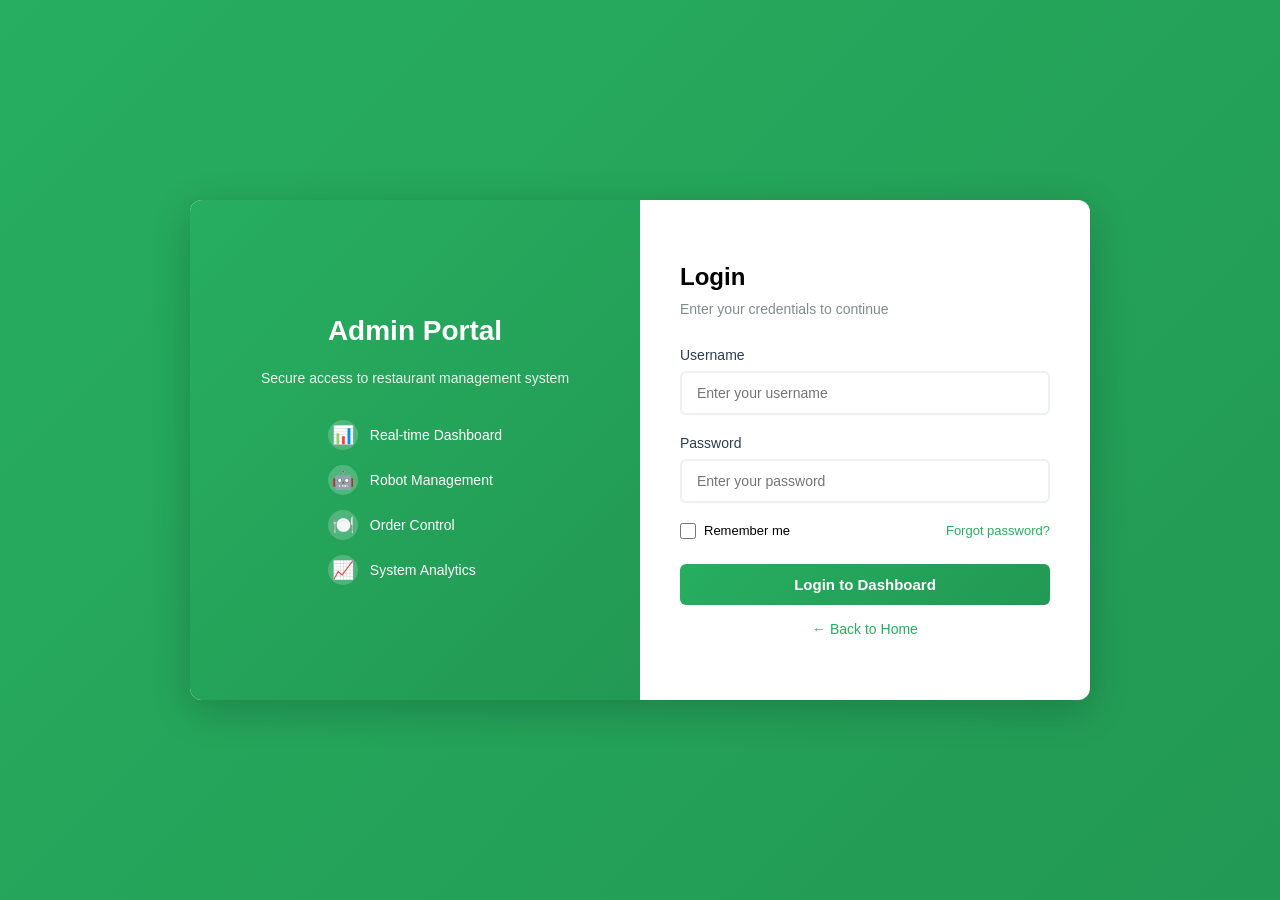
<file: admin-dashboard.html>
<!DOCTYPE html>
<html lang="en">
<head>
    <meta charset="UTF-8">
    <meta name="viewport" content="width=device-width, initial-scale=1.0">
    <title>Admin Dashboard - Restaurant Management</title>
    <link rel="stylesheet" href="css/style.css">
    <style>
        body {
            background: #f5f7fa;
            display: flex;
            margin: 0;
            padding: 0;
        }

        /* Sidebar */
        .sidebar {
            width: 260px;
            background: linear-gradient(180deg, #2c3e50 0%, #34495e 100%);
            color: white;
            padding: 20px;
            min-height: 100vh;
            position: fixed;
            left: 0;
            top: 0;
            overflow-y: auto;
            z-index: 100;
        }

        .sidebar-logo {
            font-size: 24px;
            font-weight: 700;
            margin-bottom: 30px;
            text-align: center;
            padding-bottom: 20px;
            border-bottom: 1px solid rgba(255,255,255,0.1);
        }

        .sidebar-nav {
            display: flex;
            flex-direction: column;
            gap: 8px;
        }

        .nav-item {
            padding: 12px 15px;
            background: rgba(255,255,255,0.05);
            color: white;
            border: none;
            border-left: 3px solid transparent;
            cursor: pointer;
            border-radius: 6px;
            transition: all 0.3s ease;
            text-align: left;
            font-weight: 500;
            font-size: 14px;
        }

        .nav-item:hover {
            background: rgba(255,255,255,0.1);
        }

        .nav-item.active {
            background: #27ae60;
            border-left-color: #f39c12;
            box-shadow: 0 4px 12px rgba(39, 174, 96, 0.3);
        }

        .sidebar-divider {
            height: 1px;
            background: rgba(255,255,255,0.1);
            margin: 20px 0;
        }

        .user-info {
            background: rgba(255,255,255,0.1);
            padding: 15px;
            border-radius: 8px;
            margin-top: auto;
            text-align: center;
            font-size: 13px;
            border-top: 1px solid rgba(255,255,255,0.1);
            margin-top: 30px;
            padding-top: 20px;
        }

        .user-info button {
            background: #c0392b;
            color: white;
            border: none;
            padding: 8px 15px;
            border-radius: 4px;
            cursor: pointer;
            font-weight: 600;
            margin-top: 10px;
            width: 100%;
            font-size: 12px;
        }

        /* Main Content */
        .main-content {
            margin-left: 260px;
            flex: 1;
            padding: 30px;
            overflow-y: auto;
            min-height: 100vh;
        }

        .content-header {
            display: flex;
            justify-content: space-between;
            align-items: center;
            margin-bottom: 30px;
            background: white;
            padding: 20px;
            border-radius: 12px;
            box-shadow: 0 2px 8px rgba(0,0,0,0.05);
        }

        .content-header h1 {
            margin: 0;
            color: #2c3e50;
            font-size: 28px;
        }

        .content-header-subtitle {
            color: #7f8c8d;
            font-size: 14px;
            margin-top: 5px;
        }

        .dashboard-grid {
            display: grid;
            grid-template-columns: repeat(auto-fit, minmax(220px, 1fr));
            gap: 20px;
            margin-bottom: 30px;
        }

        .stat-card {
            background: white;
            padding: 20px;
            border-radius: 12px;
            box-shadow: 0 2px 8px rgba(0,0,0,0.05);
            border-left: 4px solid #27ae60;
        }

        .stat-card.blue {
            border-left-color: #3498db;
        }

        .stat-card.orange {
            border-left-color: #f39c12;
        }

        .stat-card.red {
            border-left-color: #e74c3c;
        }

        .stat-value {
            font-size: 32px;
            font-weight: 700;
            color: #2c3e50;
            margin-bottom: 5px;
        }

        .stat-label {
            font-size: 13px;
            color: #7f8c8d;
            font-weight: 500;
        }

        /* Content Sections */
        .section {
            display: none;
            animation: fadeIn 0.3s ease;
        }

        .section.active {
            display: block;
        }

        @keyframes fadeIn {
            from { opacity: 0; }
            to { opacity: 1; }
        }

        .section-card {
            background: white;
            border-radius: 12px;
            padding: 25px;
            box-shadow: 0 2px 8px rgba(0,0,0,0.05);
            margin-bottom: 25px;
        }

        .section-title {
            font-size: 20px;
            font-weight: 700;
            color: #2c3e50;
            margin-bottom: 20px;
            display: flex;
            align-items: center;
            gap: 10px;
        }

        /* Tables */
        .data-table {
            width: 100%;
            border-collapse: collapse;
            margin-top: 15px;
        }

        .data-table thead {
            background: #f8f9fa;
            border-bottom: 2px solid #ecf0f1;
        }

        .data-table th {
            padding: 12px;
            text-align: left;
            font-weight: 600;
            color: #2c3e50;
            font-size: 13px;
            text-transform: uppercase;
            letter-spacing: 0.5px;
        }

        .data-table td {
            padding: 12px;
            border-bottom: 1px solid #ecf0f1;
            font-size: 14px;
            color: #2c3e50;
        }

        .data-table tbody tr:hover {
            background: #f8f9fa;
        }

        .action-btns {
            display: flex;
            gap: 5px;
        }

        .action-btn {
            padding: 5px 10px;
            border: none;
            border-radius: 4px;
            cursor: pointer;
            font-size: 12px;
            font-weight: 600;
            transition: all 0.3s ease;
        }

        .edit-btn {
            background: #3498db;
            color: white;
        }

        .edit-btn:hover {
            background: #2980b9;
        }

        .delete-btn {
            background: #e74c3c;
            color: white;
        }

        .delete-btn:hover {
            background: #c0392b;
        }

        /* Forms */
        .form-grid {
            display: grid;
            grid-template-columns: repeat(auto-fit, minmax(200px, 1fr));
            gap: 15px;
            margin-bottom: 20px;
        }

        .form-group {
            display: flex;
            flex-direction: column;
        }

        .form-group label {
            font-weight: 600;
            margin-bottom: 8px;
            color: #2c3e50;
            font-size: 14px;
        }

        .form-group input,
        .form-group select,
        .form-group textarea {
            padding: 10px;
            border: 2px solid #ecf0f1;
            border-radius: 6px;
            font-family: inherit;
            font-size: 14px;
        }

        .form-group input:focus,
        .form-group select:focus,
        .form-group textarea:focus {
            outline: none;
            border-color: #27ae60;
            box-shadow: 0 0 0 3px rgba(39, 174, 96, 0.1);
        }

        /* Buttons */
        .btn-success {
            background: #27ae60;
            color: white;
            padding: 10px 20px;
            border: none;
            border-radius: 6px;
            cursor: pointer;
            font-weight: 600;
            transition: all 0.3s ease;
        }

        .btn-success:hover {
            background: #229954;
            transform: translateY(-2px);
            box-shadow: 0 4px 12px rgba(39, 174, 96, 0.3);
        }

        .btn-secondary {
            background: #95a5a6;
            color: white;
            padding: 10px 20px;
            border: none;
            border-radius: 6px;
            cursor: pointer;
            font-weight: 600;
        }

        .btn-secondary:hover {
            background: #7f8c8d;
        }

        /* Status Badge */
        .badge {
            display: inline-block;
            padding: 4px 10px;
            border-radius: 20px;
            font-size: 12px;
            font-weight: 600;
        }

        .badge-success {
            background: #d5f4e6;
            color: #27ae60;
        }

        .badge-warning {
            background: #ffeaa7;
            color: #f39c12;
        }

        .badge-danger {
            background: #fadbd8;
            color: #e74c3c;
        }

        .badge-info {
            background: #d6eaf8;
            color: #3498db;
        }

        /* Modal */
        .modal-overlay {
            display: none;
            position: fixed;
            top: 0;
            left: 0;
            right: 0;
            bottom: 0;
            background: rgba(0,0,0,0.5);
            z-index: 200;
            align-items: center;
            justify-content: center;
        }

        .modal-overlay.active {
            display: flex;
        }

        .modal-dialog {
            background: white;
            border-radius: 12px;
            max-width: 500px;
            width: 90%;
            max-height: 90vh;
            overflow-y: auto;
            box-shadow: 0 20px 60px rgba(0,0,0,0.3);
        }

        .modal-header {
            padding: 20px;
            border-bottom: 1px solid #ecf0f1;
            display: flex;
            justify-content: space-between;
            align-items: center;
        }

        .modal-header h2 {
            margin: 0;
            color: #2c3e50;
        }

        .modal-close {
            background: none;
            border: none;
            font-size: 24px;
            cursor: pointer;
            color: #7f8c8d;
        }

        .modal-body {
            padding: 20px;
        }

        .modal-footer {
            padding: 20px;
            border-top: 1px solid #ecf0f1;
            display: flex;
            justify-content: flex-end;
            gap: 10px;
        }

        /* Responsive */
        @media (max-width: 768px) {
            .sidebar {
                width: 100%;
                height: auto;
                position: relative;
                min-height: auto;
                padding: 15px;
            }

            .main-content {
                margin-left: 0;
                padding: 15px;
            }

            .content-header {
                flex-direction: column;
                align-items: flex-start;
            }

            .dashboard-grid {
                grid-template-columns: repeat(2, 1fr);
            }

            .data-table {
                font-size: 12px;
            }

            .form-grid {
                grid-template-columns: 1fr;
            }
        }

        .log-entry {
            padding: 12px;
            border-left: 3px solid #ecf0f1;
            margin-bottom: 10px;
            background: #f8f9fa;
            border-radius: 4px;
        }

        .log-entry.success {
            border-left-color: #27ae60;
        }

        .log-entry.warning {
            border-left-color: #f39c12;
        }

        .log-entry.error {
            border-left-color: #e74c3c;
        }

        .log-time {
            font-size: 12px;
            color: #7f8c8d;
            font-weight: 600;
        }

        .log-message {
            margin-top: 5px;
            color: #2c3e50;
        }

        /* Robot Animation Styles */
        @keyframes bounce {
            0%, 100% {
                transform: translateY(0);
            }
            50% {
                transform: translateY(-10px);
            }
        }

        @keyframes slide {
            0% {
                transform: translateX(-40%);
            }
            50% {
                transform: translateX(0);
            }
            100% {
                transform: translateX(40%);
            }
        }

        @keyframes pulse {
            0%, 100% {
                opacity: 1;
            }
            50% {
                opacity: 0.6;
            }
        }

        @keyframes spin {
            0% {
                transform: rotate(0deg);
            }
            100% {
                transform: rotate(360deg);
            }
        }

        .menu-card {
            background: white;
            border-radius: 12px;
            overflow: hidden;
            box-shadow: 0 2px 8px rgba(0,0,0,0.1);
            transition: all 0.3s ease;
            display: flex;
            flex-direction: column;
        }

        .menu-card:hover {
            transform: translateY(-8px);
            box-shadow: 0 8px 20px rgba(0,0,0,0.15);
        }

        .menu-image {
            width: 100%;
            height: 200px;
            background: #f0f0f0;
            overflow: hidden;
            position: relative;
        }

        .menu-image img {
            width: 100%;
            height: 100%;
            object-fit: cover;
        }

        .menu-image.no-image {
            display: flex;
            align-items: center;
            justify-content: center;
            font-size: 60px;
            background: linear-gradient(135deg, #f5f7fa, #ecf0f1);
            color: #bdc3c7;
        }

        .menu-content {
            padding: 15px;
            flex-grow: 1;
            display: flex;
            flex-direction: column;
        }

        .menu-name {
            font-weight: bold;
            color: #2c3e50;
            font-size: 16px;
            margin-bottom: 5px;
        }

        .menu-category {
            font-size: 12px;
            color: #7f8c8d;
            background: #ecf0f1;
            display: inline-block;
            padding: 3px 8px;
            border-radius: 12px;
            margin-bottom: 10px;
            width: fit-content;
        }

        .menu-desc {
            font-size: 13px;
            color: #555;
            margin-bottom: 10px;
            flex-grow: 1;
        }

        .menu-price {
            font-size: 18px;
            font-weight: bold;
            color: #27ae60;
            margin-bottom: 10px;
        }

        .menu-actions {
            display: flex;
            gap: 8px;
        }

        .menu-actions button {
            flex: 1;
            padding: 8px;
            border: none;
            border-radius: 6px;
            cursor: pointer;
            font-weight: 600;
            font-size: 12px;
            transition: all 0.3s ease;
        }

        .action-btn.delete-btn {
            background: #e74c3c;
            color: white;
        }

        .action-btn.delete-btn:hover {
            background: #c0392b;
        }

        .btn-danger {
            background: #e74c3c;
            color: white;
            padding: 10px 20px;
            border: none;
            border-radius: 6px;
            cursor: pointer;
            font-weight: 600;
            transition: all 0.3s ease;
        }

        .btn-danger:hover {
            background: #c0392b;
            transform: translateY(-2px);
            box-shadow: 0 4px 12px rgba(231, 76, 60, 0.3);
        }
    </style>
</head>
<body>
    <!-- Sidebar -->
    <div class="sidebar">
        <div class="sidebar-logo">🍽️ Admin</div>
        <div class="sidebar-nav">
            <button class="nav-item active" onclick="showSection('dashboard')">📊 Dashboard</button>
            <button class="nav-item" onclick="showSection('orders')">📦 Orders</button>
            <button class="nav-item" onclick="showSection('robots')">🤖 Robots</button>
            <button class="nav-item" onclick="showSection('tables')">🪑 Tables</button>
            <button class="nav-item" onclick="showSection('menu')">🍴 Menu</button>
            <button class="nav-item" onclick="showSection('reviews')">⭐ Reviews</button>
            <button class="nav-item" onclick="showSection('system')">⚙️ System</button>
        </div>
        <div class="sidebar-divider"></div>
        <div class="user-info">
            <div>👤 Admin User</div>
            <div style="font-size: 12px; margin-top: 8px;">Logged In</div>
            <button onclick="logout()">Logout</button>
        </div>
    </div>

    <!-- Main Content -->
    <div class="main-content">
        <!-- Dashboard Section -->
        <div id="dashboard" class="section active">
            <div class="content-header">
                <div>
                    <h1>Dashboard</h1>
                    <div class="content-header-subtitle">Real-time system overview</div>
                </div>
            </div>

            <div class="dashboard-grid">
                <div class="stat-card">
                    <div class="stat-value" id="activeOrdersCount">0</div>
                    <div class="stat-label">📦 Active Orders</div>
                </div>
                <div class="stat-card blue">
                    <div class="stat-value" id="activeRobotsCount">0</div>
                    <div class="stat-label">🤖 Active Robots</div>
                </div>
                <div class="stat-card orange">
                    <div class="stat-value" id="totalTablesCount">0</div>
                    <div class="stat-label">🪑 Tables</div>
                </div>
                <div class="stat-card red">
                    <div class="stat-value" id="totalRevenueCount">KES 0</div>
                    <div class="stat-label">💰 Total Revenue</div>
                </div>
            </div>

            <!-- Robot Live Simulation -->
            <div class="section-card">
                <div class="section-title">🤖 Live Robot Monitoring</div>
                <div id="robotsMonitoringContainer" style="display: grid; grid-template-columns: repeat(auto-fit, minmax(250px, 1fr)); gap: 20px; margin-bottom: 20px;">
                    <!-- Robots loaded dynamically -->
                    <p style="text-align: center; color: #7f8c8d; grid-column: 1 / -1;">Loading robots...</p>
                </div>
            </div>

            <div class="section-card">
                <div class="section-title">📊 Recent Orders</div>
                <table class="data-table">
                    <thead>
                        <tr>
                            <th>Order #</th>
                            <th>Table</th>
                            <th>Items</th>
                            <th>Status</th>
                            <th>Total</th>
                            <th>Time</th>
                        </tr>
                    </thead>
                    <tbody id="recentOrdersBody">
                        <tr>
                            <td colspan="6" style="text-align: center; color: #7f8c8d;">Loading...</td>
                        </tr>
                    </tbody>
                </table>
            </div>
        </div>

        <!-- Orders Section -->
        <div id="orders" class="section">
            <div class="content-header">
                <div>
                    <h1>Orders Management</h1>
                    <div class="content-header-subtitle">View and manage all orders</div>
                </div>
            </div>

            <div class="section-card">
                <div class="section-title">📦 All Orders</div>
                <div style="margin-bottom: 15px;">
                    <label>Filter by Status:</label>
                    <select id="orderStatusFilter" style="padding: 8px; margin-left: 10px;">
                        <option value="">All Statuses</option>
                        <option value="Pending">Pending</option>
                        <option value="Cooking">Cooking</option>
                        <option value="Ready">Ready</option>
                        <option value="Delivering">Delivering</option>
                        <option value="Delivered">Delivered</option>
                    </select>
                </div>
                <table class="data-table">
                    <thead>
                        <tr>
                            <th>Order #</th>
                            <th>Table</th>
                            <th>Customer</th>
                            <th>Status</th>
                            <th>Total</th>
                            <th>Robot</th>
                            <th>Actions</th>
                        </tr>
                    </thead>
                    <tbody id="ordersBody">
                        <tr>
                            <td colspan="7" style="text-align: center; color: #7f8c8d;">Loading...</td>
                        </tr>
                    </tbody>
                </table>
            </div>
        </div>

        <!-- Robots Section -->
        <div id="robots" class="section">
            <div class="content-header">
                <div>
                    <h1>Robot Management</h1>
                    <div class="content-header-subtitle">Manage robot fleet and assignments</div>
                </div>
            </div>

            <div class="section-card">
                <div class="section-title">➕ Add New Robot</div>
                <div class="form-grid">
                    <div class="form-group">
                        <label>Robot ID:</label>
                        <input type="text" id="robotId" placeholder="e.g., ROBOT-005">
                    </div>
                </div>
                <button class="btn-success" onclick="addRobot()">Add Robot</button>
            </div>

            <div class="section-card">
                <div class="section-title">🤖 Robot Fleet</div>
                <table class="data-table">
                    <thead>
                        <tr>
                            <th>Robot ID</th>
                            <th>Status</th>
                            <th>Battery</th>
                            <th>Current Task</th>
                            <th>Actions</th>
                        </tr>
                    </thead>
                    <tbody id="robotsBody">
                        <tr>
                            <td colspan="5" style="text-align: center; color: #7f8c8d;">Loading...</td>
                        </tr>
                    </tbody>
                </table>
            </div>
        </div>

        <!-- Tables Section -->
        <div id="tables" class="section">
            <div class="content-header">
                <div>
                    <h1>Table Monitors</h1>
                    <div class="content-header-subtitle">Manage dining table kiosks</div>
                </div>
            </div>

            <div class="section-card">
                <div class="section-title">➕ Add Table Monitor</div>
                <div class="form-grid">
                    <div class="form-group">
                        <label>Table ID:</label>
                        <input type="text" id="tableId" placeholder="e.g., T007">
                    </div>
                    <div class="form-group">
                        <label>Location:</label>
                        <input type="text" id="tableLocation" placeholder="e.g., Near Window">
                    </div>
                </div>
                <button class="btn-success" onclick="addTable()">Add Table</button>
            </div>

            <div class="section-card">
                <div class="section-title">🪑 Tables List</div>
                <table class="data-table">
                    <thead>
                        <tr>
                            <th>Table ID</th>
                            <th>Location</th>
                            <th>Status</th>
                            <th>Actions</th>
                        </tr>
                    </thead>
                    <tbody id="tablesBody">
                        <tr>
                            <td colspan="4" style="text-align: center; color: #7f8c8d;">Loading...</td>
                        </tr>
                    </tbody>
                </table>
            </div>
        </div>

        <!-- Menu Section -->
        <div id="menu" class="section">
            <div class="content-header">
                <div>
                    <h1>Menu Management</h1>
                    <div class="content-header-subtitle">Add and manage menu items</div>
                </div>
            </div>

            <div class="section-card">
                <div class="section-title">➕ Add Menu Item</div>
                <div class="form-grid">
                    <div class="form-group">
                        <label>Item Name:</label>
                        <input type="text" id="menuName" placeholder="e.g., Nyama Choma">
                    </div>
                    <div class="form-group">
                        <label>Category:</label>
                        <select id="menuCategory">
                            <option value="Appetizers">Appetizers</option>
                            <option value="Mains">Mains</option>
                            <option value="Sides">Sides</option>
                            <option value="Beverages">Beverages</option>
                            <option value="Desserts">Desserts</option>
                        </select>
                    </div>
                    <div class="form-group">
                        <label>Price (KES):</label>
                        <input type="number" id="menuPrice" placeholder="e.g., 500">
                    </div>
                    <div class="form-group">
                        <label>Description:</label>
                        <input type="text" id="menuDesc" placeholder="Brief description">
                    </div>
                    <div class="form-group">
                        <label>Meal Picture:</label>
                        <input type="file" id="menuImage" accept="image/*" placeholder="Upload meal image">
                        <div id="imagePreview" style="margin-top: 10px;"></div>
                    </div>
                </div>
                <button class="btn-success" onclick="addMenuItem()">Add Item</button>
            </div>

            <div class="section-card">
                <div class="section-title">🍴 Menu Items</div>
                <div style="display: grid; grid-template-columns: repeat(auto-fill, minmax(280px, 1fr)); gap: 20px;" id="menuGrid">
                    <div style="grid-column: 1 / -1; text-align: center; color: #7f8c8d; padding: 40px;">Loading menu items...</div>
                </div>
            </div>
        </div>

        <!-- Reviews Section -->
        <div id="reviews" class="section">
            <div class="content-header">
                <div>
                    <h1>Customer Reviews</h1>
                    <div class="content-header-subtitle">View customer feedback and ratings</div>
                </div>
            </div>

            <div class="section-card">
                <div class="section-title">⭐ Recent Reviews</div>
                <div id="reviewsContainer">
                    <p style="text-align: center; color: #7f8c8d;">Loading reviews...</p>
                </div>
            </div>
        </div>

        <!-- System Section -->
        <div id="system" class="section">
            <div class="content-header">
                <div>
                    <h1>System Monitor</h1>
                    <div class="content-header-subtitle">System health and activity logs</div>
                </div>
                <button class="btn-success" onclick="checkSystemHealth()">🔄 Check Health</button>
            </div>

            <div class="section-card">
                <div class="section-title">📊 System Health</div>
                <div id="healthStatus">
                    <p style="text-align: center; color: #7f8c8d;">Loading...</p>
                </div>
            </div>

            <div class="section-card">
                <div class="section-title">📋 Activity Logs</div>
                <div style="margin-bottom: 15px;">
                    <label>Filter by Type:</label>
                    <select id="logTypeFilter" style="padding: 8px; margin-left: 10px;">
                        <option value="">All Types</option>
                        <option value="order">Orders</option>
                        <option value="robot">Robots</option>
                        <option value="menu">Menu</option>
                        <option value="payment">Payments</option>
                    </select>
                </div>
                <div id="logsContainer" style="max-height: 500px; overflow-y: auto;">
                    <p style="text-align: center; color: #7f8c8d;">Loading logs...</p>
                </div>
            </div>
        </div>
    </div>

    <script src="js/main.js"></script>
    <script>
        // Real-time update intervals
        let dashboardRefreshInterval;
        let ordersRefreshInterval;
        let robotsRefreshInterval;
        let systemHealthRefreshInterval;
        
        // Check authentication on load
        window.addEventListener('load', function() {
            if (!sessionStorage.getItem('admin_session_token')) {
                window.location.href = 'login.html';
                return;
            }
            
            loadDashboardData();
            loadOrders();
            loadRobots();
            loadTables();
            loadMenu();
            loadReviews();
            loadSystemInfo();
            
            // Real-time updates for dashboard (every 2 seconds)
            dashboardRefreshInterval = setInterval(() => {
                loadDashboardData();
            }, 2000);
            
            // Real-time updates for orders (every 3 seconds)
            ordersRefreshInterval = setInterval(() => {
                loadOrders();
            }, 3000);
            
            // Real-time updates for robots (every 3 seconds)
            robotsRefreshInterval = setInterval(() => {
                loadRobots();
            }, 3000);
            
            // Real-time updates for system health (every 5 seconds)
            systemHealthRefreshInterval = setInterval(() => {
                loadSystemInfo();
            }, 5000);
        });

        function showSection(sectionId) {
            document.querySelectorAll('.section').forEach(s => s.classList.remove('active'));
            document.getElementById(sectionId).classList.add('active');
            
            document.querySelectorAll('.nav-item').forEach(item => item.classList.remove('active'));
            event.target.classList.add('active');

            // Reload data for the section
            if (sectionId === 'dashboard') loadDashboardData();
            else if (sectionId === 'orders') loadOrders();
            else if (sectionId === 'robots') loadRobots();
            else if (sectionId === 'tables') loadTables();
            else if (sectionId === 'menu') loadMenu();
            else if (sectionId === 'reviews') loadReviews();
            else if (sectionId === 'system') loadSystemInfo();
        }

        async function loadDashboardData() {
            const result = await apiCall('system.php?action=get_dashboard_summary');
            if (result.success) {
                document.getElementById('activeOrdersCount').textContent = result.active_orders || 0;
                document.getElementById('activeRobotsCount').textContent = result.active_robots || 0;
                document.getElementById('totalTablesCount').textContent = result.total_tables || 0;
                document.getElementById('totalRevenueCount').textContent = formatCurrency(result.total_revenue || 0);
                
                if (result.recent_orders) {
                    let html = '';
                    result.recent_orders.slice(0, 5).forEach(order => {
                        html += `
                            <tr>
                                <td>#${order.order_number}</td>
                                <td>${order.table_id}</td>
                                <td>${order.item_count || 1} items</td>
                                <td><span class="badge badge-info">${order.status}</span></td>
                                <td>${formatCurrency(order.total_amount)}</td>
                                <td style="font-size: 12px;">${new Date(order.created_at).toLocaleTimeString()}</td>
                            </tr>
                        `;
                    });
                    document.getElementById('recentOrdersBody').innerHTML = html;
                }
            }
        }

        async function loadOrders() {
            const result = await apiCall('orders.php?action=get_orders');
            if (result.success && result.orders) {
                let html = '';
                result.orders.forEach(order => {
                    // Get customer name from order data
                    let customerInfo = 'N/A';
                    if (order.customer_id) {
                        // Try to get customer name from the order data if available
                        customerInfo = order.customer_name || order.customer_phone || 'Customer #' + order.customer_id;
                    }
                    
                    // Get assigned robot name
                    const robotName = order.assigned_robot || '-';
                    
                    html += `
                        <tr>
                            <td>#${order.order_number}</td>
                            <td>${order.table_id}</td>
                            <td>${customerInfo}</td>
                            <td><span class="badge badge-info">${order.status}</span></td>
                            <td>${formatCurrency(order.total_amount)}</td>
                            <td>${robotName}</td>
                            <td>
                                <button class="action-btn delete-btn" onclick="deleteOrder(${order.id})">Delete</button>
                            </td>
                        </tr>
                    `;
                });
                document.getElementById('ordersBody').innerHTML = html;
            }
        }

        async function loadRobots() {
            const result = await apiCall('robots.php?action=get_robots_with_assignments');
            if (result.success && result.robots) {
                // Update robot monitoring display
                updateRobotMonitoring(result.robots);
                
                // Update robot fleet table
                let html = '';
                result.robots.forEach(robot => {
                    const statusEmoji = {
                        'Idle': '😴',
                        'Moving': '🚀',
                        'Delivering': '🎯',
                        'Charging': '🔋',
                        'Out of Service': '⚠️'
                    }[robot.status] || '🤖';
                    
                    const statusColor = {
                        'Idle': 'success',
                        'Moving': 'info',
                        'Delivering': 'warning',
                        'Charging': 'warning',
                        'Out of Service': 'danger'
                    }[robot.status] || 'secondary';

                    const powerStatus = robot.is_powered ? 'ON' : 'OFF';
                    const powerButtonColor = robot.is_powered ? '#27ae60' : '#95a5a6';
                    const powerButtonText = robot.is_powered ? '⚡ ON' : '⭕ OFF';
                    
                    // Show assignment info
                    let assignmentInfo = '';
                    if (robot.current_task && robot.order_number) {
                        assignmentInfo = `<span style="background: #e8f8f5; color: #27ae60; padding: 6px 12px; border-radius: 6px; font-weight: 600; font-size: 12px;">📦 Order #${robot.order_number}</span>`;
                        if (robot.order_status) {
                            assignmentInfo += `<br><small style="color: #7f8c8d;">Status: ${robot.order_status}</small>`;
                        }
                        if (robot.table_id) {
                            assignmentInfo += `<br><small style="color: #7f8c8d;">Table: ${robot.table_id}</small>`;
                        }
                    } else {
                        assignmentInfo = '<span style="color: #7f8c8d;">🔄 Available</span>';
                    }
                    
                    html += `
                        <tr style="border-left: 4px solid ${powerButtonColor};">
                            <td style="font-weight: 600; font-size: 16px;">🤖 ${robot.robot_id}</td>
                            <td><span class="badge badge-${statusColor}" style="font-size: 13px;">${statusEmoji} ${robot.status}</span></td>
                            <td>
                                <div style="display: flex; align-items: center; gap: 5px;">
                                    <div style="width: 100px; height: 8px; background: #ecf0f1; border-radius: 4px; overflow: hidden;">
                                        <div style="width: ${robot.battery_level}%; height: 100%; background: ${robot.battery_level > 50 ? '#27ae60' : robot.battery_level > 20 ? '#f39c12' : '#e74c3c'}; transition: width 0.3s;"></div>
                                    </div>
                                    <span style="font-weight: 600;">${robot.battery_level}%</span>
                                </div>
                            </td>
                            <td>${assignmentInfo}</td>
                            <td>
                                <button class="power-btn" id="power-${robot.id}" onclick="toggleRobotPower(${robot.id}, ${!robot.is_powered})" style="background: ${powerButtonColor}; color: white; padding: 6px 12px; border: none; border-radius: 6px; cursor: pointer; font-weight: 600; font-size: 12px; transition: all 0.3s ease; margin-right: 5px;">${powerButtonText}</button>
                                <button class="action-btn delete-btn" onclick="deleteRobot(${robot.id})" style="font-size: 12px;">Delete</button>
                            </td>
                        </tr>
                    `;
                });
                document.getElementById('robotsBody').innerHTML = html;
            }
        }

        // Update robot monitoring display dynamically
        function updateRobotMonitoring(robots) {
            const container = document.getElementById('robotsMonitoringContainer');
            if (!container) return;

            let html = '';
            robots.forEach(robot => {
                // Determine status emoji and colors
                let statusEmoji = '😴';
                let statusText = 'Idle';
                let statusColor = '#27ae60';
                let isAnimated = false;
                let animationClass = '';

                if (robot.status === 'Delivering') {
                    statusEmoji = '🎯';
                    statusText = 'Delivering';
                    statusColor = '#f39c12';
                    isAnimated = true;
                    animationClass = 'robot-moving';
                } else if (robot.status === 'Moving') {
                    statusEmoji = '🚀';
                    statusText = 'Moving';
                    statusColor = '#3498db';
                    isAnimated = true;
                    animationClass = 'robot-moving';
                } else if (robot.status === 'Charging') {
                    statusEmoji = '🔋';
                    statusText = 'Charging';
                    statusColor = '#e74c3c';
                } else if (robot.status === 'Out of Service') {
                    statusEmoji = '⚠️';
                    statusText = 'Out of Service';
                    statusColor = '#95a5a6';
                }

                // Get assignment info
                const hasAssignment = robot.current_task && robot.order_number;
                const assignmentText = hasAssignment ? `Order #${robot.order_number}` : 'Available';
                const assignmentTable = hasAssignment && robot.table_id ? `Table ${robot.table_id}` : '';

                const borderColor = statusColor;

                html += `
                    <div style="background: #f8f9fa; padding: 20px; border-radius: 12px; border: 2px solid ${borderColor}; text-align: center;">
                        <div style="font-size: 60px; margin: 10px 0; ${isAnimated ? `animation: slide 3s infinite;` : ''}">${statusEmoji}</div>
                        <div style="font-weight: bold; margin-bottom: 10px;">${robot.robot_id}</div>
                        <div style="color: ${statusColor}; font-weight: bold; margin-bottom: 10px;">
                            ${statusEmoji === '😴' ? '✓' : statusEmoji === '🎯' ? '⟳' : statusEmoji === '🚀' ? '→' : statusEmoji === '🔋' ? '' : '⚠️'} ${statusText}
                        </div>
                        <div style="font-size: 12px; color: #555; margin-bottom: 10px;">
                            ${hasAssignment ? assignmentText : 'Idle - Ready for orders'}
                            ${assignmentTable ? `<br>${assignmentTable}` : ''}
                        </div>
                        <div style="width: 100%; height: 8px; background: #ddd; border-radius: 4px; overflow: hidden; margin-bottom: 10px;">
                            <div style="width: ${robot.battery_level}%; height: 100%; background: linear-gradient(90deg, ${statusColor === '#e74c3c' ? '#c0392b' : statusColor === '#f39c12' ? '#f1c40f' : '#2ecc71'}, ${statusColor}); transition: width 0.5s; border-radius: 4px;"></div>
                        </div>
                        <div style="font-size: 11px; color: #7f8c8d;">Battery: <strong>${robot.battery_level}%</strong></div>
                    </div>
                `;
            });

            container.innerHTML = html;
        }

        async function loadTables() {
            const result = await apiCall('tables.php?action=get_tables');
            if (result.success && result.tables) {
                let html = '';
                result.tables.forEach(table => {
                    html += `
                        <tr>
                            <td>${table.table_id}</td>
                            <td>${table.location_name}</td>
                            <td><span class="badge badge-success">${table.status}</span></td>
                            <td>
                                <button class="action-btn delete-btn" onclick="deleteTable(${table.table_id})">Delete</button>
                            </td>
                        </tr>
                    `;
                });
                document.getElementById('tablesBody').innerHTML = html;
            }
        }

        async function loadMenu() {
            const result = await apiCall('menu.php?action=get_menu');
            if (result.success && result.menu) {
                let html = '';
                result.menu.forEach(item => {
                    const imageUrl = item.image_url ? `assets/meals/${item.image_url}` : '';
                    html += `
                        <div class="menu-card">
                            <div class="menu-image ${imageUrl ? '' : 'no-image'}">
                                ${imageUrl ? `<img src="${imageUrl}" alt="${item.name}" onerror="this.parentElement.innerHTML='🍴'">` : '🍴'}
                            </div>
                            <div class="menu-content">
                                <div class="menu-name">${item.name}</div>
                                <div class="menu-category">${item.category}</div>
                                <div class="menu-desc">${item.description || 'Delicious meal'}</div>
                                <div class="menu-price">KES ${item.price}</div>
                                <div class="menu-actions">
                                    <button class="action-btn delete-btn" onclick="deleteMenuItem(${item.id})">🗑️ Delete</button>
                                </div>
                            </div>
                        </div>
                    `;
                });
                document.getElementById('menuGrid').innerHTML = html || '<div style="grid-column: 1 / -1; text-align: center; color: #7f8c8d; padding: 40px;">No menu items yet</div>';
            }
        }

        async function loadReviews() {
            const result = await apiCall('reviews.php?action=get_reviews');
            if (result.success && result.reviews) {
                let html = '';
                result.reviews.forEach(review => {
                    html += `
                        <div style="background: #f8f9fa; padding: 15px; border-radius: 8px; margin-bottom: 15px;">
                            <div style="display: flex; justify-content: space-between; align-items: center; margin-bottom: 10px;">
                                <div>
                                    <strong>Order #${review.order_id}</strong>
                                    <div style="color: #f39c12; font-size: 16px;">
                                        ${'⭐'.repeat(review.rating)}
                                    </div>
                                </div>
                                <div style="font-size: 12px; color: #7f8c8d;">Just now</div>
                            </div>
                            <div style="color: #2c3e50; margin-bottom: 10px;">"${review.comment}"</div>
                        </div>
                    `;
                });
                document.getElementById('reviewsContainer').innerHTML = html || '<p style="text-align: center; color: #7f8c8d;">No reviews yet</p>';
            }
        }

        async function loadSystemInfo() {
            const result = await apiCall('system.php?action=get_system_health');
            if (result.success) {
                // Overall health status
                const overallStatus = result.overall_status || 'Healthy';
                const statusColor = result.status_color || '#27ae60';
                const statusEmoji = {
                    'Healthy': '🟢',
                    'Warning': '🟡',
                    'Critical': '🔴'
                }[overallStatus] || '🟢';
                
                let html = `
                    <div style="display: grid; grid-template-columns: repeat(auto-fit, minmax(280px, 1fr)); gap: 20px; margin-bottom: 30px;">
                        
                        <!-- Overall Health Status -->
                        <div style="background: linear-gradient(135deg, ${statusColor} 0%, ${statusColor}dd 100%); color: white; padding: 20px; border-radius: 12px; box-shadow: 0 4px 15px rgba(0,0,0,0.1);">
                            <div style="font-size: 40px; margin-bottom: 10px;">${statusEmoji}</div>
                            <div style="font-size: 14px; opacity: 0.9; margin-bottom: 5px;">Overall Health Status</div>
                            <div style="font-size: 24px; font-weight: bold;">${overallStatus}</div>
                        </div>
                        
                        <!-- Last Restart Time -->
                        <div style="background: linear-gradient(135deg, #3498db 0%, #3498dbdd 100%); color: white; padding: 20px; border-radius: 12px; box-shadow: 0 4px 15px rgba(0,0,0,0.1);">
                            <div style="font-size: 24px; margin-bottom: 10px;">🔄</div>
                            <div style="font-size: 14px; opacity: 0.9; margin-bottom: 5px;">Last Restart Time</div>
                            <div style="font-size: 16px; font-weight: bold;">${new Date(result.last_restart).toLocaleString()}</div>
                        </div>
                        
                        <!-- Server Online Status -->
                        <div style="background: linear-gradient(135deg, #9b59b6 0%, #9b59b6dd 100%); color: white; padding: 20px; border-radius: 12px; box-shadow: 0 4px 15px rgba(0,0,0,0.1);">
                            <div style="font-size: 24px; margin-bottom: 10px;">🖥️</div>
                            <div style="font-size: 14px; opacity: 0.9; margin-bottom: 5px;">Server Status</div>
                            <div style="font-size: 16px; font-weight: bold;">${result.server_online ? '✅ Online' : '❌ Offline'}</div>
                            <div style="font-size: 12px; opacity: 0.8; margin-top: 8px;">Database: ${result.database_status}</div>
                        </div>
                        
                        <!-- Sensor Status -->
                        <div style="background: linear-gradient(135deg, #1abc9c 0%, #1abc9cdd 100%); color: white; padding: 20px; border-radius: 12px; box-shadow: 0 4px 15px rgba(0,0,0,0.1);">
                            <div style="font-size: 24px; margin-bottom: 10px;">📡</div>
                            <div style="font-size: 14px; opacity: 0.9; margin-bottom: 5px;">Sensor Status</div>
                            <div style="font-size: 16px; font-weight: bold;">${result.sensor_status.includes('Working') ? '✅ Working' : '⚠️ ' + result.sensor_status}</div>
                        </div>
                    </div>
                    
                    <!-- Detailed Metrics -->
                    <div style="background: #f8f9fa; padding: 20px; border-radius: 12px; margin-bottom: 20px;">
                        <h3 style="margin-top: 0; color: #2c3e50; margin-bottom: 20px;">📊 System Metrics</h3>
                        <div style="display: grid; grid-template-columns: repeat(auto-fit, minmax(200px, 1fr)); gap: 15px;">
                            <div style="background: white; padding: 15px; border-radius: 8px; border-left: 4px solid #27ae60;">
                                <div style="color: #7f8c8d; font-size: 12px; margin-bottom: 5px;">Active Orders</div>
                                <div style="font-size: 24px; font-weight: bold; color: #27ae60;">${result.system_metrics.active_orders}</div>
                            </div>
                            <div style="background: white; padding: 15px; border-radius: 8px; border-left: 4px solid #3498db;">
                                <div style="color: #7f8c8d; font-size: 12px; margin-bottom: 5px;">Active Robots</div>
                                <div style="font-size: 24px; font-weight: bold; color: #3498db;">${result.system_metrics.active_robots} / ${result.system_metrics.total_robots}</div>
                            </div>
                            <div style="background: white; padding: 15px; border-radius: 8px; border-left: 4px solid #f39c12;">
                                <div style="color: #7f8c8d; font-size: 12px; margin-bottom: 5px;">Robots Charging</div>
                                <div style="font-size: 24px; font-weight: bold; color: #f39c12;">${result.system_metrics.robots_charging}</div>
                            </div>
                            <div style="background: white; padding: 15px; border-radius: 8px; border-left: 4px solid #e74c3c;">
                                <div style="color: #7f8c8d; font-size: 12px; margin-bottom: 5px;">Offline Robots</div>
                                <div style="font-size: 24px; font-weight: bold; color: #e74c3c;">${result.system_metrics.robots_out_of_service}</div>
                            </div>
                        </div>
                    </div>
                `;
                document.getElementById('healthStatus').innerHTML = html;
            }

            const logs = await apiCall('system.php?action=get_logs');
            if (logs.success && logs.logs) {
                let html = '';
                logs.logs.slice(0, 20).forEach(log => {
                    html += `
                        <div class="log-entry ${log.status}">
                            <div class="log-time">${new Date(log.timestamp || Date.now()).toLocaleTimeString()}</div>
                            <div class="log-message">${log.action}: ${log.details}</div>
                        </div>
                    `;
                });
                document.getElementById('logsContainer').innerHTML = html;
            }
        }

        async function addRobot() {
            const robotId = document.getElementById('robotId').value.trim();
            if (!robotId) {
                showAlert('Enter robot ID', 'warning');
                return;
            }

            const result = await apiCall('robots.php', 'POST', {
                action: 'add_robot',
                robot_id: robotId
            });

            if (result.success) {
                showAlert('Robot added!', 'success');
                document.getElementById('robotId').value = '';
                loadRobots();
            }
        }

        async function toggleRobotPower(robotId, powerOn) {
            const result = await apiCall('robots.php', 'POST', {
                action: 'toggle_power',
                robot_id: robotId,
                is_powered: powerOn ? 1 : 0
            });

            if (result.success) {
                const statusText = powerOn ? 'turned ON' : 'turned OFF';
                showAlert(`Robot ${statusText}!`, 'success');
                
                // Update button immediately
                const btn = document.getElementById(`power-${robotId}`);
                if (btn) {
                    btn.style.background = powerOn ? '#27ae60' : '#95a5a6';
                    btn.textContent = powerOn ? '⚡ ON' : '⭕ OFF';
                }
                
                // Reload robots to sync all data
                setTimeout(() => loadRobots(), 500);
            } else {
                showAlert('Failed to toggle robot power', 'error');
            }
        }

        async function addTable() {
            const tableId = document.getElementById('tableId').value.trim();
            const location = document.getElementById('tableLocation').value.trim();
            
            if (!tableId || !location) {
                showAlert('Fill all fields', 'warning');
                return;
            }

            const result = await apiCall('tables.php', 'POST', {
                action: 'add_table',
                table_id: tableId,
                location_name: location
            });

            if (result.success) {
                showAlert('Table added!', 'success');
                document.getElementById('tableId').value = '';
                document.getElementById('tableLocation').value = '';
                loadTables();
            }
        }

        // Image preview
        document.getElementById('menuImage')?.addEventListener('change', function(e) {
            const file = e.target.files[0];
            if (file) {
                const reader = new FileReader();
                reader.onload = function(event) {
                    const previewDiv = document.getElementById('imagePreview');
                    previewDiv.innerHTML = `<img src="${event.target.result}" style="max-width: 100%; max-height: 150px; border-radius: 8px; margin-top: 10px;">`;
                };
                reader.readAsDataURL(file);
            }
        });

        async function addMenuItem() {
            const name = document.getElementById('menuName').value.trim();
            const category = document.getElementById('menuCategory').value;
            const price = document.getElementById('menuPrice').value;
            const desc = document.getElementById('menuDesc').value.trim();
            const imageFile = document.getElementById('menuImage').files[0];

            if (!name || !price) {
                showAlert('Fill required fields', 'warning');
                return;
            }

            let imageUrl = '';
            
            // Upload image if provided
            if (imageFile) {
                const formData = new FormData();
                formData.append('action', 'upload_image');
                formData.append('image', imageFile);

                try {
                    const response = await fetch('./backend/menu.php', {
                        method: 'POST',
                        body: formData
                    });
                    const result = await response.json();
                    if (result.success) {
                        imageUrl = result.image_url;
                    }
                } catch (error) {
                    console.error('Image upload error:', error);
                }
            }

            const result = await apiCall('menu.php', 'POST', {
                action: 'add_item',
                name: name,
                category: category,
                description: desc,
                price: price,
                image_url: imageUrl
            });

            if (result.success) {
                showAlert('Item added!', 'success');
                document.getElementById('menuName').value = '';
                document.getElementById('menuPrice').value = '';
                document.getElementById('menuDesc').value = '';
                document.getElementById('menuImage').value = '';
                document.getElementById('imagePreview').innerHTML = '';
                loadMenu();
            }
        }

        // Robot monitoring - now driven by real-time database state
        let robotMonitoringActive = false;
        let robotMonitoringInterval;

        function startRobotSimulation() {
            if (robotMonitoringActive) return;
            robotMonitoringActive = true;

            // Reload robot monitoring every 1 second for smooth updates
            robotMonitoringInterval = setInterval(() => {
                loadRobots();
            }, 1000);

            showAlert('Live robot monitoring started!', 'success');
        }

        function stopRobotSimulation() {
            if (robotMonitoringInterval) {
                clearInterval(robotMonitoringInterval);
                robotMonitoringActive = false;
                showAlert('Live robot monitoring paused!', 'info');
            }
        }

        async function deleteOrder(orderId) {
            if (confirm('Delete this order?')) {
                const result = await apiCall('orders.php', 'POST', {
                    action: 'delete_order',
                    order_id: orderId
                });
                if (result.success) {
                    showAlert('Order deleted', 'success');
                    loadOrders();
                }
            }
        }

        async function deleteRobot(robotId) {
            if (confirm('Delete this robot?')) {
                const result = await apiCall('robots.php', 'POST', {
                    action: 'delete_robot',
                    robot_id: robotId
                });
                if (result.success) {
                    showAlert('Robot deleted', 'success');
                    loadRobots();
                }
            }
        }

        async function deleteTable(tableId) {
            if (confirm('Delete this table?')) {
                const result = await apiCall('tables.php', 'POST', {
                    action: 'delete_table',
                    table_id: tableId
                });
                if (result.success) {
                    showAlert('Table deleted', 'success');
                    loadTables();
                }
            }
        }

        async function deleteMenuItem(itemId) {
            if (confirm('Delete this item?')) {
                const result = await apiCall('menu.php', 'POST', {
                    action: 'delete_item',
                    id: itemId
                });
                if (result.success) {
                    showAlert('Item deleted', 'success');
                    loadMenu();
                }
            }
        }

        function checkSystemHealth() {
            loadSystemInfo();
            showAlert('System health checked!', 'success');
        }

        function logout() {
            if (confirm('Logout from admin?')) {
                // Clear all refresh intervals
                clearInterval(dashboardRefreshInterval);
                clearInterval(ordersRefreshInterval);
                clearInterval(robotsRefreshInterval);
                clearInterval(systemHealthRefreshInterval);
                
                sessionStorage.removeItem('admin_session_token');
                localStorage.removeItem('admin_remember_me');
                window.location.href = 'login.html';
            }
        }
    </script>
</body>
</html>
</file>
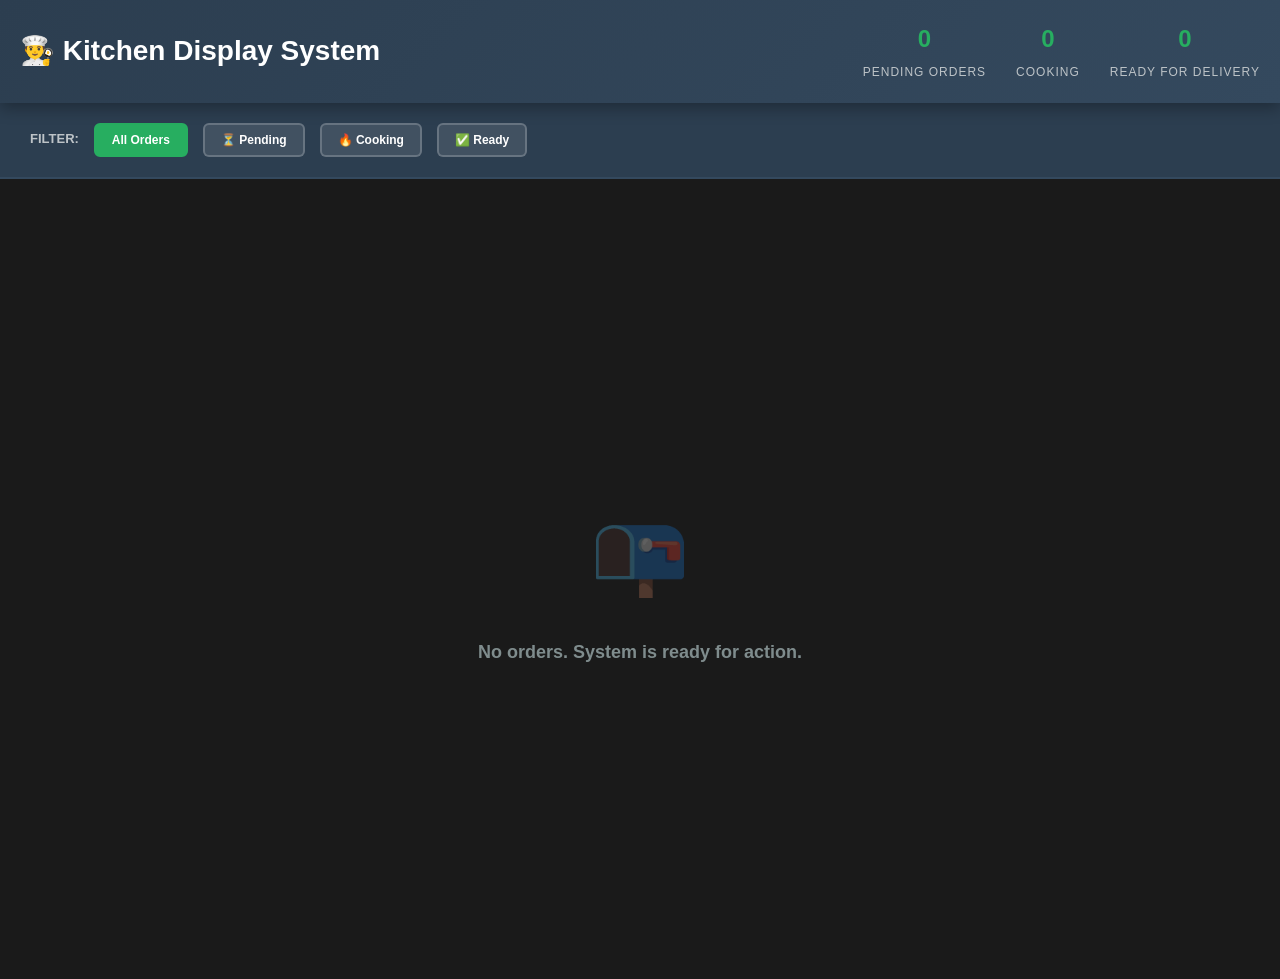
<file: kitchen-display.html>
<!DOCTYPE html>
<html lang="en">
<head>
    <meta charset="UTF-8">
    <meta name="viewport" content="width=device-width, initial-scale=1.0">
    <title>Kitchen Display System</title>
    <link rel="stylesheet" href="css/style.css">
    <style>
        body {
            background: #1a1a1a;
            font-family: 'Segoe UI', Tahoma, Geneva, Verdana, sans-serif;
            color: #ecf0f1;
            margin: 0;
            padding: 0;
        }

        .kds-header {
            background: linear-gradient(135deg, #2c3e50 0%, #34495e 100%);
            padding: 20px;
            box-shadow: 0 5px 15px rgba(0, 0, 0, 0.3);
            position: sticky;
            top: 0;
            z-index: 100;
            display: flex;
            justify-content: space-between;
            align-items: center;
        }

        .kds-title {
            font-size: 28px;
            font-weight: 700;
            color: white;
            display: flex;
            align-items: center;
            gap: 15px;
        }

        .kds-stats {
            display: flex;
            gap: 30px;
            align-items: center;
        }

        .stat {
            display: flex;
            flex-direction: column;
            align-items: center;
            gap: 5px;
        }

        .stat-value {
            font-size: 24px;
            font-weight: 700;
            color: #27ae60;
        }

        .stat-label {
            font-size: 12px;
            color: #bdc3c7;
            text-transform: uppercase;
            letter-spacing: 1px;
        }

        .kds-container {
            padding: 30px;
            display: grid;
            grid-template-columns: repeat(auto-fill, minmax(320px, 1fr));
            gap: 20px;
            min-height: calc(100vh - 100px);
            background: #1a1a1a;
        }

        .order-card {
            background: #2c3e50;
            border-radius: 12px;
            overflow: hidden;
            box-shadow: 0 10px 30px rgba(0, 0, 0, 0.5);
            display: flex;
            flex-direction: column;
            transition: all 0.3s ease;
            border: 3px solid transparent;
            animation: slideIn 0.3s ease;
        }

        @keyframes slideIn {
            from {
                opacity: 0;
                transform: translateY(20px);
            }
            to {
                opacity: 1;
                transform: translateY(0);
            }
        }

        .order-card.pending {
            border-color: #e74c3c;
        }

        .order-card.cooking {
            border-color: #f39c12;
            background: linear-gradient(135deg, #2c3e50 0%, #34495e 100%);
        }

        .order-card.ready {
            border-color: #27ae60;
            box-shadow: 0 10px 30px rgba(39, 174, 96, 0.3);
        }

        .order-card:hover {
            transform: translateY(-10px);
            box-shadow: 0 15px 40px rgba(0, 0, 0, 0.7);
        }

        .order-header {
            background: linear-gradient(135deg, #34495e 0%, #2c3e50 100%);
            padding: 20px;
            display: flex;
            justify-content: space-between;
            align-items: center;
            border-bottom: 2px solid rgba(255, 255, 255, 0.1);
        }

        .order-number {
            font-size: 28px;
            font-weight: 700;
            color: #27ae60;
        }

        .order-time {
            font-size: 12px;
            color: #bdc3c7;
        }

        .order-status-badge {
            display: inline-block;
            padding: 8px 16px;
            border-radius: 20px;
            font-size: 12px;
            font-weight: 700;
            text-transform: uppercase;
            letter-spacing: 1px;
        }

        .order-status-badge.pending {
            background: #c0392b;
            color: white;
        }

        .order-status-badge.cooking {
            background: #f39c12;
            color: white;
            animation: pulse 2s infinite;
        }

        .order-status-badge.ready {
            background: #27ae60;
            color: white;
        }

        @keyframes pulse {
            0%, 100% { opacity: 1; }
            50% { opacity: 0.7; }
        }

        .order-items {
            padding: 20px;
            flex: 1;
            overflow-y: auto;
        }

        .order-items-title {
            font-size: 12px;
            color: #95a5a6;
            text-transform: uppercase;
            margin-bottom: 10px;
            font-weight: 700;
            letter-spacing: 1px;
        }

        .menu-item {
            display: flex;
            justify-content: space-between;
            align-items: center;
            padding: 12px 0;
            border-bottom: 1px solid rgba(255, 255, 255, 0.1);
        }

        .menu-item:last-child {
            border-bottom: none;
        }

        .item-name {
            font-size: 15px;
            font-weight: 600;
            color: #ecf0f1;
        }

        .item-qty {
            background: #f39c12;
            color: white;
            width: 30px;
            height: 30px;
            border-radius: 50%;
            display: flex;
            align-items: center;
            justify-content: center;
            font-weight: 700;
            font-size: 13px;
        }

        .order-details {
            display: flex;
            gap: 10px;
            padding: 10px 20px;
            background: rgba(0, 0, 0, 0.3);
            border-bottom: 1px solid rgba(255, 255, 255, 0.1);
        }

        .detail-item {
            flex: 1;
            text-align: center;
        }

        .detail-label {
            font-size: 11px;
            color: #95a5a6;
            text-transform: uppercase;
            margin-bottom: 5px;
        }

        .detail-value {
            font-size: 14px;
            font-weight: 700;
            color: #ecf0f1;
        }

        .order-footer {
            padding: 20px;
            display: flex;
            gap: 10px;
            border-top: 1px solid rgba(255, 255, 255, 0.1);
        }

        .status-btn {
            flex: 1;
            padding: 12px;
            border: none;
            border-radius: 6px;
            font-weight: 700;
            cursor: pointer;
            transition: all 0.3s ease;
            text-transform: uppercase;
            font-size: 12px;
            letter-spacing: 1px;
        }

        .btn-start {
            background: #f39c12;
            color: white;
        }

        .btn-start:hover {
            background: #e67e22;
            transform: translateY(-2px);
            box-shadow: 0 5px 15px rgba(243, 156, 18, 0.4);
        }

        .btn-ready {
            background: #27ae60;
            color: white;
        }

        .btn-ready:hover {
            background: #229954;
            transform: translateY(-2px);
            box-shadow: 0 5px 15px rgba(39, 174, 96, 0.4);
        }

        .btn-mark-ready {
            background: #27ae60;
            color: white;
        }

        .btn-mark-ready:hover {
            background: #229954;
            transform: translateY(-2px);
            box-shadow: 0 5px 15px rgba(39, 174, 96, 0.4);
        }

        .empty-state {
            grid-column: 1 / -1;
            display: flex;
            align-items: center;
            justify-content: center;
            min-height: 400px;
            flex-direction: column;
            gap: 20px;
            color: #7f8c8d;
        }

        .empty-icon {
            font-size: 80px;
            opacity: 0.3;
        }

        .empty-text {
            font-size: 18px;
            font-weight: 600;
            text-align: center;
        }

        .filter-section {
            padding: 20px 30px;
            background: #2c3e50;
            display: flex;
            gap: 15px;
            align-items: center;
            border-bottom: 2px solid #34495e;
        }

        .filter-label {
            font-size: 13px;
            font-weight: 700;
            text-transform: uppercase;
            color: #bdc3c7;
        }

        .filter-btn {
            padding: 8px 16px;
            background: rgba(255, 255, 255, 0.1);
            color: white;
            border: 2px solid rgba(255, 255, 255, 0.2);
            border-radius: 6px;
            cursor: pointer;
            transition: all 0.3s ease;
            font-weight: 600;
            font-size: 12px;
        }

        .filter-btn:hover,
        .filter-btn.active {
            background: #27ae60;
            border-color: #27ae60;
            color: white;
        }

        /* Sound notification */
        .notification-sound {
            display: none;
        }

        @media (max-width: 768px) {
            .kds-container {
                grid-template-columns: 1fr;
                padding: 15px;
            }

            .kds-header {
                flex-direction: column;
                gap: 20px;
            }

            .kds-stats {
                width: 100%;
                justify-content: space-around;
                gap: 15px;
            }

            .filter-section {
                padding: 15px;
                flex-wrap: wrap;
            }
        }

        .order-timer {
            display: flex;
            align-items: center;
            gap: 8px;
            font-size: 14px;
            color: #f39c12;
            font-weight: 700;
        }

        .timer-icon {
            font-size: 18px;
        }

        .progress-bar {
            height: 3px;
            background: rgba(255, 255, 255, 0.1);
            margin: 10px 0;
            border-radius: 2px;
            overflow: hidden;
        }

        .progress-fill {
            height: 100%;
            background: #27ae60;
            animation: progress 3s linear;
        }

        @keyframes progress {
            from { width: 0%; }
            to { width: 100%; }
        }
    </style>
</head>
<body>
    <!-- Header -->
    <div class="kds-header">
        <div class="kds-title">
            👨‍🍳 Kitchen Display System
        </div>
        <div class="kds-stats">
            <div class="stat">
                <div class="stat-value" id="pendingCount">0</div>
                <div class="stat-label">Pending Orders</div>
            </div>
            <div class="stat">
                <div class="stat-value" id="cookingCount">0</div>
                <div class="stat-label">Cooking</div>
            </div>
            <div class="stat">
                <div class="stat-value" id="readyCount">0</div>
                <div class="stat-label">Ready for Delivery</div>
            </div>
        </div>
    </div>

    <!-- Filter Section -->
    <div class="filter-section">
        <span class="filter-label">Filter:</span>
        <button class="filter-btn active" onclick="filterOrders('all')">All Orders</button>
        <button class="filter-btn" onclick="filterOrders('Pending')">⏳ Pending</button>
        <button class="filter-btn" onclick="filterOrders('Cooking')">🔥 Cooking</button>
        <button class="filter-btn" onclick="filterOrders('Ready')">✅ Ready</button>
    </div>

    <!-- Main Container -->
    <div class="kds-container" id="ordersContainer">
        <div class="empty-state">
            <div class="empty-icon">📭</div>
            <div class="empty-text">No orders. System is ready for action.</div>
        </div>
    </div>

    <script src="js/main.js"></script>
    <script>
        let allOrders = [];
        let currentFilter = 'all';
        let autoRefreshInterval = null;

        // Initialize
        document.addEventListener('DOMContentLoaded', function() {
            loadOrders();
            // Auto-refresh every 3 seconds
            autoRefreshInterval = setInterval(loadOrders, 3000);
        });

        async function loadOrders() {
            const result = await apiCall('orders.php?action=get_orders_for_kitchen');
            
            if (result.success && result.orders) {
                allOrders = result.orders;
                updateStats();
                displayOrders();
            }
        }

        function updateStats() {
            const pending = allOrders.filter(o => o.status === 'Pending').length;
            const cooking = allOrders.filter(o => o.status === 'Cooking').length;
            const ready = allOrders.filter(o => o.status === 'Ready').length;

            document.getElementById('pendingCount').textContent = pending;
            document.getElementById('cookingCount').textContent = cooking;
            document.getElementById('readyCount').textContent = ready;
        }

        function displayOrders() {
            const container = document.getElementById('ordersContainer');
            
            let filteredOrders = allOrders;
            if (currentFilter !== 'all') {
                filteredOrders = allOrders.filter(o => o.status === currentFilter);
            }

            if (filteredOrders.length === 0) {
                container.innerHTML = `
                    <div class="empty-state">
                        <div class="empty-icon">✅</div>
                        <div class="empty-text">All orders completed or no matching orders.</div>
                    </div>
                `;
                return;
            }

            container.innerHTML = '';
            
            // Sort by status priority and time
            const statusPriority = { 'Pending': 0, 'Cooking': 1, 'Ready': 2 };
            filteredOrders.sort((a, b) => {
                if (statusPriority[a.status] !== statusPriority[b.status]) {
                    return statusPriority[a.status] - statusPriority[b.status];
                }
                return new Date(a.created_at) - new Date(b.created_at);
            });

            filteredOrders.forEach(order => {
                const card = createOrderCard(order);
                container.appendChild(card);
            });
        }

        function createOrderCard(order) {
            const card = document.createElement('div');
            card.className = `order-card ${order.status.toLowerCase()}`;
            
            const createdTime = new Date(order.created_at);
            const now = new Date();
            const elapsedMinutes = Math.floor((now - createdTime) / 60000);

            let itemsHtml = '';
            try {
                const items = JSON.parse(order.items || '[]');
                items.forEach(item => {
                    itemsHtml += `
                        <div class="menu-item">
                            <div class="item-name">${item.name}</div>
                            <div class="item-qty">${item.quantity}</div>
                        </div>
                    `;
                });
            } catch (e) {
                itemsHtml = '<div class="menu-item"><div class="item-name">Error loading items</div></div>';
            }

            const statusButtons = getStatusButtons(order);

            card.innerHTML = `
                <div class="order-header">
                    <div>
                        <div class="order-number">Order #${order.order_number}</div>
                        <div class="order-time">Table: ${order.table_id}</div>
                    </div>
                    <div class="order-status-badge ${order.status.toLowerCase()}">
                        ${order.status}
                    </div>
                </div>

                <div class="order-details">
                    <div class="detail-item">
                        <div class="detail-label">Time</div>
                        <div class="detail-value" style="color: ${elapsedMinutes > 15 ? '#e74c3c' : '#27ae60'};">${elapsedMinutes}m</div>
                    </div>
                    <div class="detail-item">
                        <div class="detail-label">Items</div>
                        <div class="detail-value" id="item-count-${order.order_id}">${getOrderItemCount(order.items)}</div>
                    </div>
                    <div class="detail-item">
                        <div class="detail-label">Order Type</div>
                        <div class="detail-value">${order.order_type}</div>
                    </div>
                </div>

                <div class="order-items">
                    <div class="order-items-title">📋 Items to Prepare</div>
                    ${itemsHtml}
                </div>

                <div class="order-footer">
                    ${statusButtons}
                </div>
            `;

            return card;
        }

        function getStatusButtons(order) {
            if (order.status === 'Pending') {
                return `
                    <button class="status-btn btn-start" onclick="updateOrderStatus(${order.order_id}, 'Cooking')">
                        🔥 Start Cooking
                    </button>
                `;
            } else if (order.status === 'Cooking') {
                return `
                    <button class="status-btn btn-ready" onclick="updateOrderStatus(${order.order_id}, 'Ready')">
                        ✅ Mark Ready
                    </button>
                `;
            } else if (order.status === 'Ready') {
                return `
                    <button class="status-btn btn-mark-ready" onclick="viewOrderDetails(${order.order_id})">
                        👀 View Details
                    </button>
                `;
            }
        }

        function getOrderItemCount(itemsJson) {
            try {
                const items = JSON.parse(itemsJson || '[]');
                const total = items.reduce((sum, item) => sum + (item.quantity || 1), 0);
                return total;
            } catch (e) {
                return 1;
            }
        }

        async function updateOrderStatus(orderId, newStatus) {
            const result = await apiCall('orders.php', 'POST', {
                action: 'update_order_status',
                order_id: orderId,
                status: newStatus
            });

            if (result.success) {
                loadOrders();
                playNotificationSound();
            }
        }

        function filterOrders(status) {
            currentFilter = status;
            document.querySelectorAll('.filter-btn').forEach(btn => btn.classList.remove('active'));
            event.target.classList.add('active');
            displayOrders();
        }

        function viewOrderDetails(orderId) {
            const order = allOrders.find(o => o.order_id === orderId);
            if (order) {
                alert(`Order #${order.order_number}\nTable: ${order.table_id}\nStatus: ${order.status}\n\nThis order is ready for delivery.`);
            }
        }

        function playNotificationSound() {
            // Use Web Audio API to play a notification sound
            const audioContext = new (window.AudioContext || window.webkitAudioContext)();
            const oscillator = audioContext.createOscillator();
            const gainNode = audioContext.createGain();
            
            oscillator.connect(gainNode);
            gainNode.connect(audioContext.destination);
            
            oscillator.frequency.value = 800;
            oscillator.type = 'sine';
            
            gainNode.gain.setValueAtTime(0.3, audioContext.currentTime);
            gainNode.gain.exponentialRampToValueAtTime(0.01, audioContext.currentTime + 0.5);
            
            oscillator.start(audioContext.currentTime);
            oscillator.stop(audioContext.currentTime + 0.5);
        }

        // Cleanup on page unload
        window.addEventListener('beforeunload', function() {
            if (autoRefreshInterval) {
                clearInterval(autoRefreshInterval);
            }
        });
    </script>
</body>
</html>
</file>
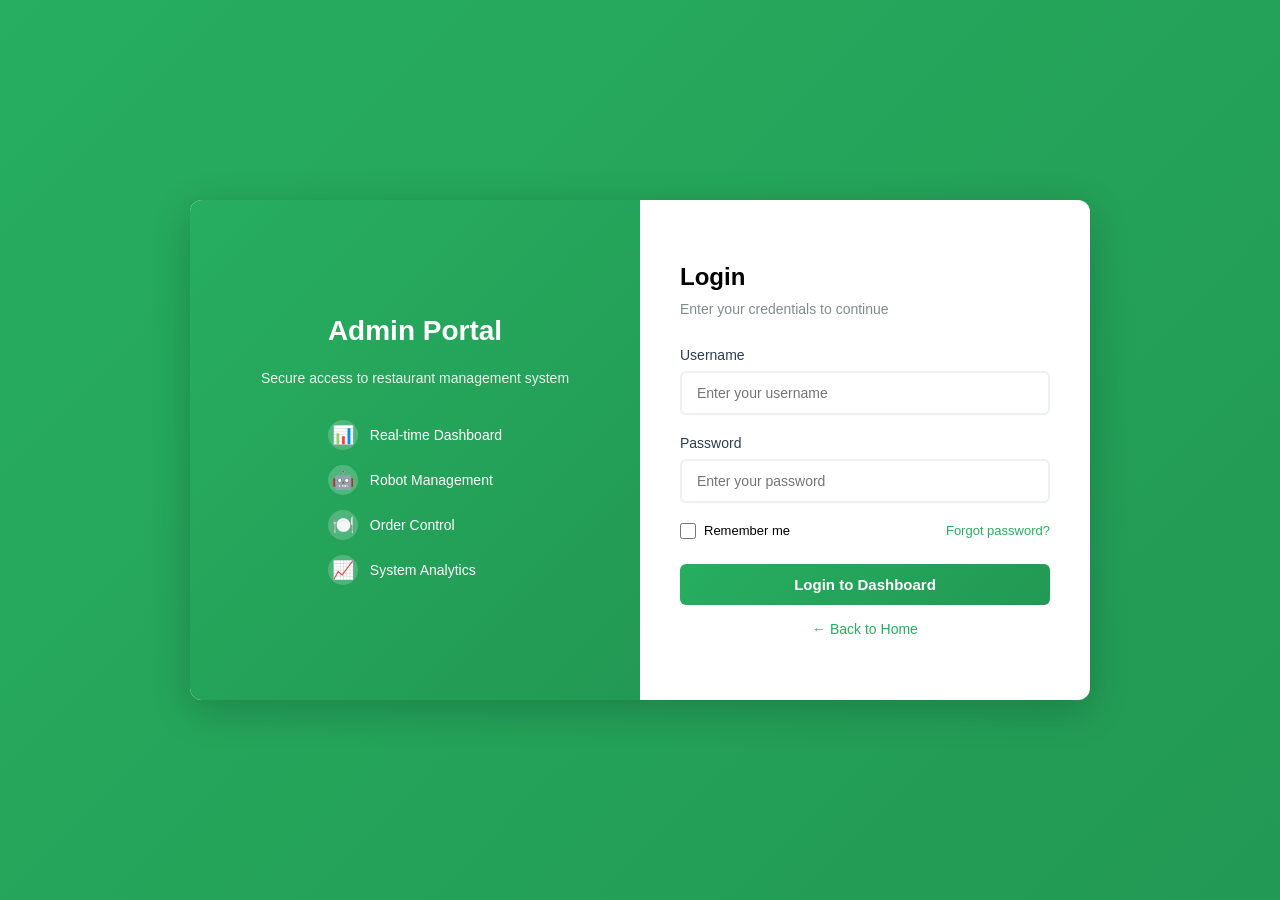
<file: login.html>
<!DOCTYPE html>
<html lang="en">
<head>
    <meta charset="UTF-8">
    <meta name="viewport" content="width=device-width, initial-scale=1.0">
    <title>Admin Login - Restaurant Management System</title>
    <style>
        * {
            margin: 0;
            padding: 0;
            box-sizing: border-box;
        }

        body {
            font-family: 'Segoe UI', Tahoma, Geneva, Verdana, sans-serif;
            background: linear-gradient(135deg, #27ae60 0%, #229954 100%);
            min-height: 100vh;
            display: flex;
            align-items: center;
            justify-content: center;
            padding: 20px;
        }

        .login-container {
            background: white;
            border-radius: 12px;
            box-shadow: 0 10px 40px rgba(0, 0, 0, 0.2);
            overflow: hidden;
            max-width: 900px;
            width: 100%;
            display: grid;
            grid-template-columns: 1fr 1fr;
            min-height: 500px;
        }

        /* Left side - Info */
        .login-info {
            background: linear-gradient(135deg, #27ae60 0%, #229954 100%);
            color: white;
            padding: 60px 40px;
            display: flex;
            flex-direction: column;
            justify-content: center;
            align-items: center;
            text-align: center;
        }

        .login-info h2 {
            font-size: 28px;
            margin-bottom: 20px;
            font-weight: 600;
        }

        .login-info p {
            font-size: 14px;
            line-height: 1.6;
            opacity: 0.9;
            margin-bottom: 30px;
        }

        .login-info-features {
            display: flex;
            flex-direction: column;
            gap: 15px;
            text-align: left;
        }

        .feature {
            display: flex;
            align-items: center;
            gap: 12px;
            font-size: 14px;
        }

        .feature-icon {
            width: 30px;
            height: 30px;
            background: rgba(255, 255, 255, 0.2);
            border-radius: 50%;
            display: flex;
            align-items: center;
            justify-content: center;
            font-weight: bold;
            font-size: 18px;
        }

        /* Right side - Form */
        .login-form-container {
            padding: 60px 40px;
            display: flex;
            flex-direction: column;
            justify-content: center;
        }

        .login-form-container h3 {
            font-size: 24px;
            color: #000;
            margin-bottom: 10px;
            font-weight: 600;
        }

        .login-form-container p {
            color: #7f8c8d;
            margin-bottom: 30px;
            font-size: 14px;
        }

        .form-group {
            margin-bottom: 20px;
        }

        .form-group label {
            display: block;
            color: #2c3e50;
            font-weight: 500;
            margin-bottom: 8px;
            font-size: 14px;
        }

        .form-group input {
            width: 100%;
            padding: 12px 15px;
            border: 2px solid #ecf0f1;
            border-radius: 6px;
            font-size: 14px;
            transition: all 0.3s ease;
            font-family: inherit;
        }

        .form-group input:focus {
            outline: none;
            border-color: #27ae60;
            box-shadow: 0 0 0 3px rgba(39, 174, 96, 0.1);
        }

        .remember-forgot {
            display: flex;
            justify-content: space-between;
            align-items: center;
            margin-bottom: 25px;
            font-size: 13px;
        }

        .remember-forgot a {
            color: #27ae60;
            text-decoration: none;
            cursor: pointer;
        }

        .remember-forgot a:hover {
            text-decoration: underline;
        }

        .remember-forgot input[type="checkbox"] {
            width: 16px;
            height: 16px;
            cursor: pointer;
            accent-color: #27ae60;
        }

        .login-btn {
            width: 100%;
            padding: 12px;
            background: linear-gradient(135deg, #27ae60 0%, #229954 100%);
            color: white;
            border: none;
            border-radius: 6px;
            font-weight: 600;
            font-size: 15px;
            cursor: pointer;
            transition: all 0.3s ease;
            margin-bottom: 15px;
        }

        .login-btn:hover {
            transform: translateY(-2px);
            box-shadow: 0 5px 20px rgba(39, 174, 96, 0.3);
        }

        .login-btn:active {
            transform: translateY(0);
        }

        .login-btn:disabled {
            opacity: 0.6;
            cursor: not-allowed;
            transform: none;
        }

        .back-to-home {
            text-align: center;
        }

        .back-to-home a {
            color: #27ae60;
            text-decoration: none;
            font-size: 14px;
            font-weight: 500;
        }

        .back-to-home a:hover {
            text-decoration: underline;
        }

        .error-message {
            background: #ffe5e5;
            color: #c0392b;
            padding: 12px 15px;
            border-radius: 6px;
            margin-bottom: 20px;
            display: none;
            border-left: 4px solid #c0392b;
            font-size: 14px;
        }

        .error-message.show {
            display: block;
        }

        .success-message {
            background: #e5f4ed;
            color: #229954;
            padding: 12px 15px;
            border-radius: 6px;
            margin-bottom: 20px;
            display: none;
            border-left: 4px solid #229954;
            font-size: 14px;
        }

        .success-message.show {
            display: block;
        }

        /* Mobile responsive */
        @media (max-width: 768px) {
            .login-container {
                grid-template-columns: 1fr;
                min-height: auto;
            }

            .login-info {
                padding: 40px 30px;
                min-height: auto;
            }

            .login-form-container {
                padding: 40px 30px;
            }

            .login-info h2 {
                font-size: 22px;
            }

            .login-form-container h3 {
                font-size: 20px;
            }
        }

        /* Loading state */
        .loading {
            display: inline-block;
            width: 4px;
            height: 4px;
            margin: 0 2px;
            background: currentColor;
            border-radius: 50%;
            animation: loading 1.4s infinite;
        }

        @keyframes loading {
            0%, 80%, 100% {
                opacity: 0.5;
            }
            40% {
                opacity: 1;
            }
        }
    </style>
</head>
<body>
    <div class="login-container">
        <!-- Left side - Info -->
        <div class="login-info">
            <h2>Admin Portal</h2>
            <p>Secure access to restaurant management system</p>
            
            <div class="login-info-features">
                <div class="feature">
                    <div class="feature-icon">📊</div>
                    <span>Real-time Dashboard</span>
                </div>
                <div class="feature">
                    <div class="feature-icon">🤖</div>
                    <span>Robot Management</span>
                </div>
                <div class="feature">
                    <div class="feature-icon">🍽️</div>
                    <span>Order Control</span>
                </div>
                <div class="feature">
                    <div class="feature-icon">📈</div>
                    <span>System Analytics</span>
                </div>
            </div>
        </div>

        <!-- Right side - Form -->
        <div class="login-form-container">
            <h3>Login</h3>
            <p>Enter your credentials to continue</p>

            <div class="error-message" id="errorMsg"></div>
            <div class="success-message" id="successMsg"></div>

            <form id="loginForm">
                <div class="form-group">
                    <label for="username">Username</label>
                    <input 
                        type="text" 
                        id="username" 
                        name="username" 
                        placeholder="Enter your username"
                        autocomplete="username"
                        required
                    >
                </div>

                <div class="form-group">
                    <label for="password">Password</label>
                    <input 
                        type="password" 
                        id="password" 
                        name="password" 
                        placeholder="Enter your password"
                        autocomplete="current-password"
                        required
                    >
                </div>

                <div class="remember-forgot">
                    <label style="display: flex; align-items: center; gap: 8px; margin-bottom: 0;">
                        <input type="checkbox" id="rememberMe" name="rememberMe">
                        <span>Remember me</span>
                    </label>
                    <a href="#" onclick="handleForgotPassword(event)">Forgot password?</a>
                </div>

                <button type="submit" class="login-btn" id="loginBtn">Login to Dashboard</button>

                <div class="back-to-home">
                    <a href="index.html">← Back to Home</a>
                </div>
            </form>
        </div>
    </div>

    <script>
        // Demo credentials for testing
        const ADMIN_USERNAME = 'admin';
        const ADMIN_PASSWORD = 'admin123';
        
        // Session key
        const SESSION_KEY = 'admin_session_token';
        const REMEMBER_KEY = 'admin_remember_me';

        document.getElementById('loginForm').addEventListener('submit', function(e) {
            e.preventDefault();
            
            const username = document.getElementById('username').value.trim();
            const password = document.getElementById('password').value;
            const rememberMe = document.getElementById('rememberMe').checked;
            const loginBtn = document.getElementById('loginBtn');

            // Clear messages
            hideError();
            hideSuccess();

            // Validation
            if (!username || !password) {
                showError('Please enter both username and password');
                return;
            }

            // Disable button and show loading
            loginBtn.disabled = true;
            loginBtn.innerHTML = 'Logging in<span class="loading"></span>';

            // Simulate API call with timeout
            setTimeout(() => {
                if (username === ADMIN_USERNAME && password === ADMIN_PASSWORD) {
                    // Create session token
                    const sessionToken = 'session_' + Date.now() + '_' + Math.random().toString(36).substr(2, 9);
                    
                    // Store session
                    sessionStorage.setItem(SESSION_KEY, sessionToken);
                    
                    // Store remember me
                    if (rememberMe) {
                        localStorage.setItem(REMEMBER_KEY, 'true');
                        localStorage.setItem('admin_username', username);
                    }

                    showSuccess('Login successful! Redirecting...');
                    
                    // Redirect after short delay
                    setTimeout(() => {
                        window.location.href = 'admin-dashboard.html';
                    }, 800);
                } else {
                    loginBtn.disabled = false;
                    loginBtn.innerHTML = 'Login to Dashboard';
                    showError('Invalid username or password');
                }
            }, 1000);
        });

        function showError(message) {
            const errorDiv = document.getElementById('errorMsg');
            errorDiv.textContent = message;
            errorDiv.classList.add('show');
        }

        function hideError() {
            const errorDiv = document.getElementById('errorMsg');
            errorDiv.classList.remove('show');
        }

        function showSuccess(message) {
            const successDiv = document.getElementById('successMsg');
            successDiv.textContent = message;
            successDiv.classList.add('show');
        }

        function hideSuccess() {
            const successDiv = document.getElementById('successMsg');
            successDiv.classList.remove('show');
        }

        function handleForgotPassword(e) {
            e.preventDefault();
            alert('For demo purposes:\nUsername: admin\nPassword: admin123\n\nIn production, implement password reset via email.');
        }

        // Check if user should be remembered
        window.addEventListener('load', function() {
            if (localStorage.getItem(REMEMBER_KEY) === 'true') {
                const savedUsername = localStorage.getItem('admin_username');
                if (savedUsername) {
                    document.getElementById('username').value = savedUsername;
                    document.getElementById('rememberMe').checked = true;
                    document.getElementById('password').focus();
                }
            }
        });

        // Check if already logged in
        if (sessionStorage.getItem(SESSION_KEY)) {
            window.location.href = 'admin-dashboard.html';
        }
    </script>
</body>
</html>
</file>
<file: css/style.css>
/* ==========================================
   Smart Restaurant & Robotics System
   Global Styling
   Color Scheme: White, Green, Black
   ========================================== */

* {
    margin: 0;
    padding: 0;
    box-sizing: border-box;
}

:root {
    --primary-green: #27ae60;
    --dark-green: #229954;
    --light-green: #52be80;
    --white: #ffffff;
    --black: #000000;
    --light-gray: #ecf0f1;
    --dark-gray: #34495e;
    --border-radius: 8px;
    --box-shadow: 0 2px 8px rgba(0, 0, 0, 0.1);
    --transition: all 0.3s ease;
}

body {
    font-family: 'Segoe UI', Tahoma, Geneva, Verdana, sans-serif;
    background-color: var(--white);
    color: var(--black);
    line-height: 1.6;
}

/* ==========================================
   Layout & Navigation
   ========================================== */

header {
    background-color: var(--white);
    border-bottom: 2px solid var(--primary-green);
    padding: 1rem 2rem;
    box-shadow: var(--box-shadow);
    position: sticky;
    top: 0;
    z-index: 100;
}

.header-content {
    display: flex;
    justify-content: space-between;
    align-items: center;
    max-width: 1400px;
    margin: 0 auto;
}

.logo {
    font-size: 1.8rem;
    font-weight: bold;
    color: var(--primary-green);
}

nav {
    display: flex;
    gap: 2rem;
}

nav a {
    text-decoration: none;
    color: var(--black);
    font-weight: 500;
    padding: 0.5rem 1rem;
    border-radius: var(--border-radius);
    transition: var(--transition);
}

nav a:hover,
nav a.active {
    background-color: var(--primary-green);
    color: var(--white);
}

/* ==========================================
   Containers & Layout
   ========================================== */

.container {
    max-width: 1400px;
    margin: 0 auto;
    padding: 2rem;
}

.grid {
    display: grid;
    gap: 1.5rem;
}

.grid-2 {
    grid-template-columns: repeat(auto-fit, minmax(500px, 1fr));
}

.grid-3 {
    grid-template-columns: repeat(auto-fit, minmax(350px, 1fr));
}

.grid-4 {
    grid-template-columns: repeat(auto-fit, minmax(280px, 1fr));
}

/* ==========================================
   Cards
   ========================================== */

.card {
    background-color: var(--white);
    border: 1px solid #e0e0e0;
    border-radius: var(--border-radius);
    padding: 1.5rem;
    box-shadow: var(--box-shadow);
    transition: var(--transition);
}

.card:hover {
    box-shadow: 0 4px 12px rgba(0, 0, 0, 0.15);
    transform: translateY(-2px);
}

.card-header {
    display: flex;
    justify-content: space-between;
    align-items: center;
    margin-bottom: 1rem;
    padding-bottom: 1rem;
    border-bottom: 1px solid #e0e0e0;
}

.card-title {
    font-size: 1.3rem;
    font-weight: bold;
    color: var(--black);
}

.card-body {
    margin-bottom: 1rem;
}

.card-footer {
    display: flex;
    gap: 1rem;
    padding-top: 1rem;
    border-top: 1px solid #e0e0e0;
}

/* ==========================================
   Buttons
   ========================================== */

.btn {
    padding: 0.75rem 1.5rem;
    border: none;
    border-radius: var(--border-radius);
    cursor: pointer;
    font-weight: 600;
    transition: var(--transition);
    font-size: 0.95rem;
    display: inline-flex;
    align-items: center;
    gap: 0.5rem;
}

.btn-primary {
    background-color: var(--primary-green);
    color: var(--white);
}

.btn-primary:hover {
    background-color: var(--dark-green);
    box-shadow: 0 4px 8px rgba(39, 174, 96, 0.3);
}

.btn-secondary {
    background-color: var(--light-gray);
    color: var(--black);
    border: 1px solid #bdc3c7;
}

.btn-secondary:hover {
    background-color: #d5dbdb;
}

.btn-danger {
    background-color: #e74c3c;
    color: var(--white);
}

.btn-danger:hover {
    background-color: #c0392b;
}

.btn-small {
    padding: 0.5rem 1rem;
    font-size: 0.85rem;
}

.btn-block {
    width: 100%;
    display: flex;
    justify-content: center;
}

/* ==========================================
   Forms
   ========================================== */

.form-group {
    margin-bottom: 1.5rem;
}

label {
    display: block;
    margin-bottom: 0.5rem;
    font-weight: 600;
    color: var(--black);
}

input,
select,
textarea {
    width: 100%;
    padding: 0.75rem;
    border: 1px solid #bdc3c7;
    border-radius: var(--border-radius);
    font-size: 0.95rem;
    transition: var(--transition);
}

input:focus,
select:focus,
textarea:focus {
    outline: none;
    border-color: var(--primary-green);
    box-shadow: 0 0 5px rgba(39, 174, 96, 0.2);
}

.form-row {
    display: grid;
    grid-template-columns: repeat(auto-fit, minmax(250px, 1fr));
    gap: 1rem;
}

.form-group-inline {
    display: flex;
    gap: 1rem;
    align-items: flex-end;
}

/* ==========================================
   Tables
   ========================================== */

table {
    width: 100%;
    border-collapse: collapse;
    background-color: var(--white);
}

thead {
    background-color: var(--primary-green);
    color: var(--white);
}

th,
td {
    padding: 1rem;
    text-align: left;
    border-bottom: 1px solid #e0e0e0;
}

tbody tr:hover {
    background-color: var(--light-gray);
}

/* ==========================================
   Status Badges
   ========================================== */

.badge {
    display: inline-block;
    padding: 0.4rem 0.8rem;
    border-radius: 20px;
    font-size: 0.85rem;
    font-weight: 600;
}

.badge-success {
    background-color: #d5f4e6;
    color: #27ae60;
}

.badge-warning {
    background-color: #fff3cd;
    color: #856404;
}

.badge-danger {
    background-color: #f8d7da;
    color: #721c24;
}

.badge-info {
    background-color: #d1ecf1;
    color: #0c5460;
}

.badge-primary {
    background-color: #cfe2ff;
    color: #084298;
}

/* ==========================================
   Menu Items
   ========================================== */

.menu-item {
    background-color: var(--white);
    border: 1px solid #e0e0e0;
    border-radius: var(--border-radius);
    overflow: hidden;
    transition: var(--transition);
    cursor: pointer;
}

.menu-item:hover {
    box-shadow: 0 6px 16px rgba(39, 174, 96, 0.2);
    border-color: var(--primary-green);
}

.menu-item-image {
    width: 100%;
    height: 200px;
    background: linear-gradient(135deg, #e0e0e0, #f5f5f5);
    display: flex;
    align-items: center;
    justify-content: center;
    font-size: 3rem;
}

.menu-item-content {
    padding: 1rem;
}

.menu-item-name {
    font-size: 1.1rem;
    font-weight: bold;
    margin-bottom: 0.5rem;
}

.menu-item-description {
    font-size: 0.9rem;
    color: var(--dark-gray);
    margin-bottom: 0.75rem;
}

.menu-item-price {
    font-size: 1.3rem;
    color: var(--primary-green);
    font-weight: bold;
}

.menu-item-footer {
    display: flex;
    gap: 0.5rem;
    margin-top: 1rem;
}

.quantity-input {
    width: 60px !important;
    padding: 0.5rem !important;
}

/* ==========================================
   Cart & Order Summary
   ========================================== */

.cart-summary {
    background-color: var(--light-gray);
    border-radius: var(--border-radius);
    padding: 1.5rem;
}

.summary-row {
    display: flex;
    justify-content: space-between;
    margin-bottom: 1rem;
    padding-bottom: 1rem;
    border-bottom: 1px solid #bdc3c7;
}

.summary-row.total {
    font-size: 1.2rem;
    font-weight: bold;
    color: var(--primary-green);
    border-bottom: 2px solid var(--primary-green);
}

.summary-label {
    color: var(--dark-gray);
}

.summary-value {
    font-weight: 600;
    color: var(--black);
}

/* ==========================================
   Order Status Timeline
   ========================================== */

.timeline {
    position: relative;
    padding: 1rem 0;
}

.timeline-item {
    display: flex;
    margin-bottom: 2rem;
    position: relative;
}

.timeline-marker {
    width: 40px;
    height: 40px;
    background-color: var(--primary-green);
    border-radius: 50%;
    display: flex;
    align-items: center;
    justify-content: center;
    color: var(--white);
    font-weight: bold;
    margin-right: 1.5rem;
    flex-shrink: 0;
}

.timeline-marker.completed {
    background-color: var(--primary-green);
}

.timeline-marker.pending {
    background-color: #bdc3c7;
}

.timeline-content {
    flex-grow: 1;
}

.timeline-title {
    font-weight: bold;
    margin-bottom: 0.25rem;
}

.timeline-time {
    font-size: 0.85rem;
    color: var(--dark-gray);
}

/* ==========================================
   Dashboard Stats
   ========================================== */

.stat-card {
    background: linear-gradient(135deg, var(--white), var(--light-gray));
    border: 2px solid var(--primary-green);
    border-radius: var(--border-radius);
    padding: 1.5rem;
    text-align: center;
}

.stat-number {
    font-size: 2rem;
    font-weight: bold;
    color: var(--primary-green);
    margin: 1rem 0;
}

.stat-label {
    font-size: 0.95rem;
    color: var(--dark-gray);
    font-weight: 500;
}

/* ==========================================
   Modal
   ========================================== */

.modal {
    display: none;
    position: fixed;
    z-index: 1000;
    left: 0;
    top: 0;
    width: 100%;
    height: 100%;
    background-color: rgba(0, 0, 0, 0.5);
    animation: fadeIn 0.3s ease;
}

.modal.show {
    display: flex;
    align-items: center;
    justify-content: center;
}

.modal-content {
    background-color: var(--white);
    padding: 2rem;
    border-radius: var(--border-radius);
    max-width: 600px;
    width: 90%;
    box-shadow: 0 8px 16px rgba(0, 0, 0, 0.2);
    animation: slideUp 0.3s ease;
}

.modal-header {
    display: flex;
    justify-content: space-between;
    align-items: center;
    margin-bottom: 1.5rem;
    padding-bottom: 1rem;
    border-bottom: 1px solid #e0e0e0;
}

.modal-title {
    font-size: 1.5rem;
    font-weight: bold;
}

.modal-close {
    background: none;
    border: none;
    font-size: 1.5rem;
    cursor: pointer;
    color: var(--dark-gray);
}

.modal-close:hover {
    color: var(--black);
}

/* ==========================================
   Alerts & Messages
   ========================================== */

.alert {
    padding: 1rem 1.5rem;
    border-radius: var(--border-radius);
    margin-bottom: 1rem;
    animation: slideDown 0.3s ease;
}

.alert-success {
    background-color: #d5f4e6;
    color: #27ae60;
    border: 1px solid #27ae60;
}

.alert-danger {
    background-color: #f8d7da;
    color: #721c24;
    border: 1px solid #f5c6cb;
}

.alert-warning {
    background-color: #fff3cd;
    color: #856404;
    border: 1px solid #ffeeba;
}

.alert-info {
    background-color: #d1ecf1;
    color: #0c5460;
    border: 1px solid #bee5eb;
}

/* ==========================================
   Loading & Spinners
   ========================================== */

.spinner {
    border: 4px solid var(--light-gray);
    border-top: 4px solid var(--primary-green);
    border-radius: 50%;
    width: 40px;
    height: 40px;
    animation: spin 1s linear infinite;
    margin: 1rem auto;
}

.loading-text {
    text-align: center;
    color: var(--dark-gray);
    font-style: italic;
}

/* ==========================================
   Animations
   ========================================== */

@keyframes fadeIn {
    from {
        opacity: 0;
    }
    to {
        opacity: 1;
    }
}

@keyframes slideUp {
    from {
        transform: translateY(20px);
        opacity: 0;
    }
    to {
        transform: translateY(0);
        opacity: 1;
    }
}

@keyframes slideDown {
    from {
        transform: translateY(-20px);
        opacity: 0;
    }
    to {
        transform: translateY(0);
        opacity: 1;
    }
}

@keyframes spin {
    0% {
        transform: rotate(0deg);
    }
    100% {
        transform: rotate(360deg);
    }
}

/* ==========================================
   Utility Classes
   ========================================== */

.text-center {
    text-align: center;
}

.text-right {
    text-align: right;
}

.mt-1 { margin-top: 0.5rem; }
.mt-2 { margin-top: 1rem; }
.mt-3 { margin-top: 1.5rem; }
.mb-1 { margin-bottom: 0.5rem; }
.mb-2 { margin-bottom: 1rem; }
.mb-3 { margin-bottom: 1.5rem; }
.p-1 { padding: 0.5rem; }
.p-2 { padding: 1rem; }
.p-3 { padding: 1.5rem; }

.hidden {
    display: none !important;
}

.text-success {
    color: var(--primary-green);
}

.text-danger {
    color: #e74c3c;
}

.text-muted {
    color: var(--dark-gray);
}

.font-bold {
    font-weight: bold;
}

.font-italic {
    font-style: italic;
}

/* ==========================================
   Responsive Design
   ========================================== */

@media (max-width: 768px) {
    .container {
        padding: 1rem;
    }

    .grid-2,
    .grid-3,
    .grid-4 {
        grid-template-columns: 1fr;
    }

    nav {
        gap: 1rem;
        font-size: 0.9rem;
    }

    nav a {
        padding: 0.4rem 0.8rem;
    }

    .header-content {
        flex-direction: column;
        gap: 1rem;
    }

    .modal-content {
        width: 95%;
    }

    table {
        font-size: 0.9rem;
    }

    th,
    td {
        padding: 0.75rem;
    }
}

@media (max-width: 480px) {
    .logo {
        font-size: 1.3rem;
    }

    nav {
        flex-direction: column;
        width: 100%;
    }

    nav a {
        width: 100%;
        text-align: center;
    }

    .btn {
        width: 100%;
        justify-content: center;
    }

    .stat-number {
        font-size: 1.5rem;
    }
}
</file>
